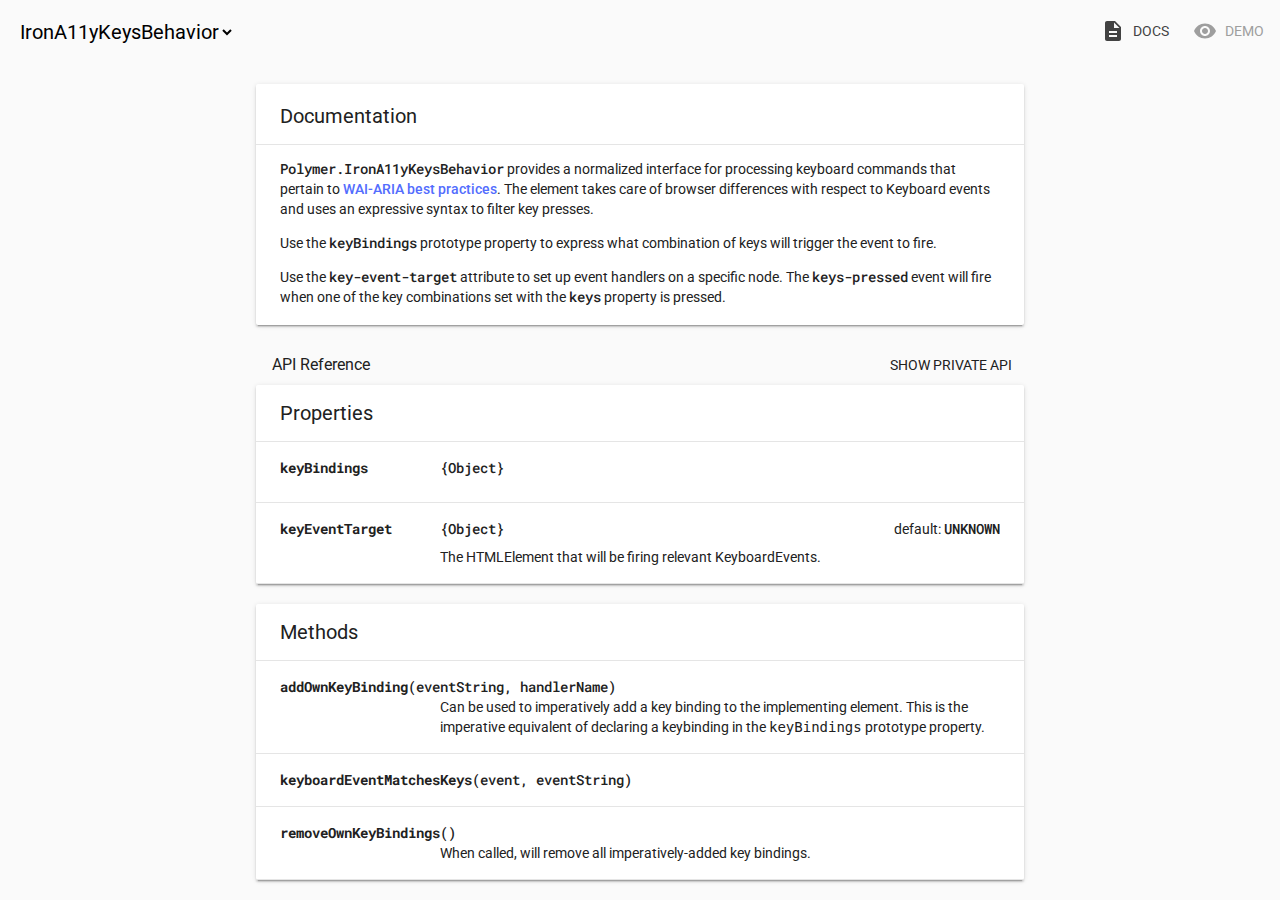
<file: components/iron-a11y-keys-behavior/index.html>
<!doctype html>
<!--
@license
Copyright (c) 2015 The Polymer Project Authors. All rights reserved.
This code may only be used under the BSD style license found at http://polymer.github.io/LICENSE
The complete set of authors may be found at http://polymer.github.io/AUTHORS
The complete set of contributors may be found at http://polymer.github.io/CONTRIBUTORS
Code distributed by Google as part of the polymer project is also
subject to an additional IP rights grant found at http://polymer.github.io/PATENTS
-->
<html>
<head>

  <title>iron-a11y-keys-behavior</title>
  <script src="../webcomponentsjs/webcomponents-lite.js"></script>
  <link rel="import" href="../iron-component-page/iron-component-page.html">

</head>
<body>

  <iron-component-page></iron-component-page>

</body>
</html>
</file>
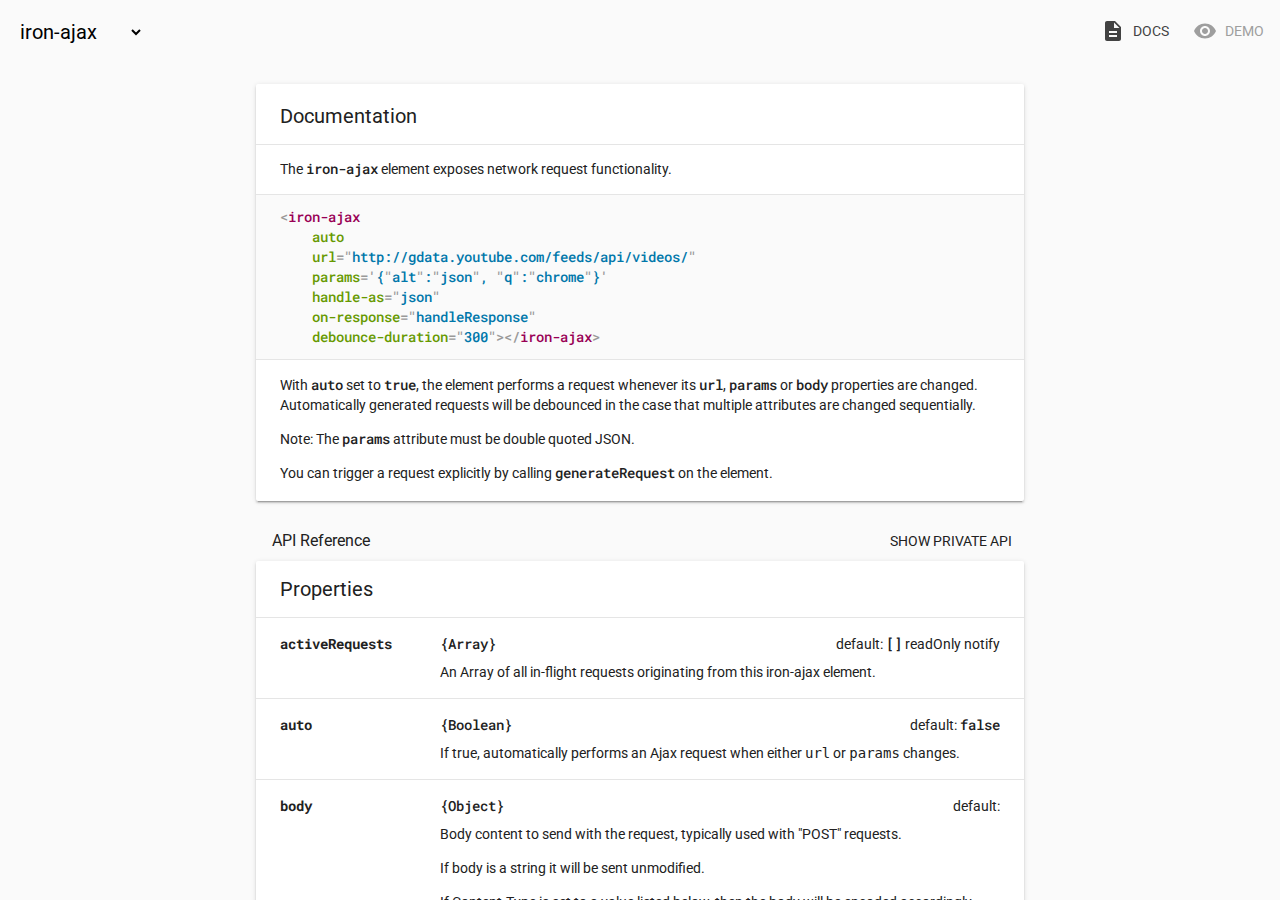
<file: components/iron-ajax/index.html>
<!doctype html>
<!--
Copyright (c) 2015 The Polymer Project Authors. All rights reserved.
This code may only be used under the BSD style license found at http://polymer.github.io/LICENSE
The complete set of authors may be found at http://polymer.github.io/AUTHORS
The complete set of contributors may be found at http://polymer.github.io/CONTRIBUTORS
Code distributed by Google as part of the polymer project is also
subject to an additional IP rights grant found at http://polymer.github.io/PATENTS
-->
<html>
<head>

  <title>iron-ajax</title>
  <meta charset="utf-8">
  <meta name="viewport" content="width=device-width, initial-scale=1.0">

  <script src="../webcomponentsjs/webcomponents-lite.js"></script>
  <link rel="import" href="../iron-component-page/iron-component-page.html">

</head>
<body>

  <iron-component-page></iron-component-page>

</body>
</html>
</file>
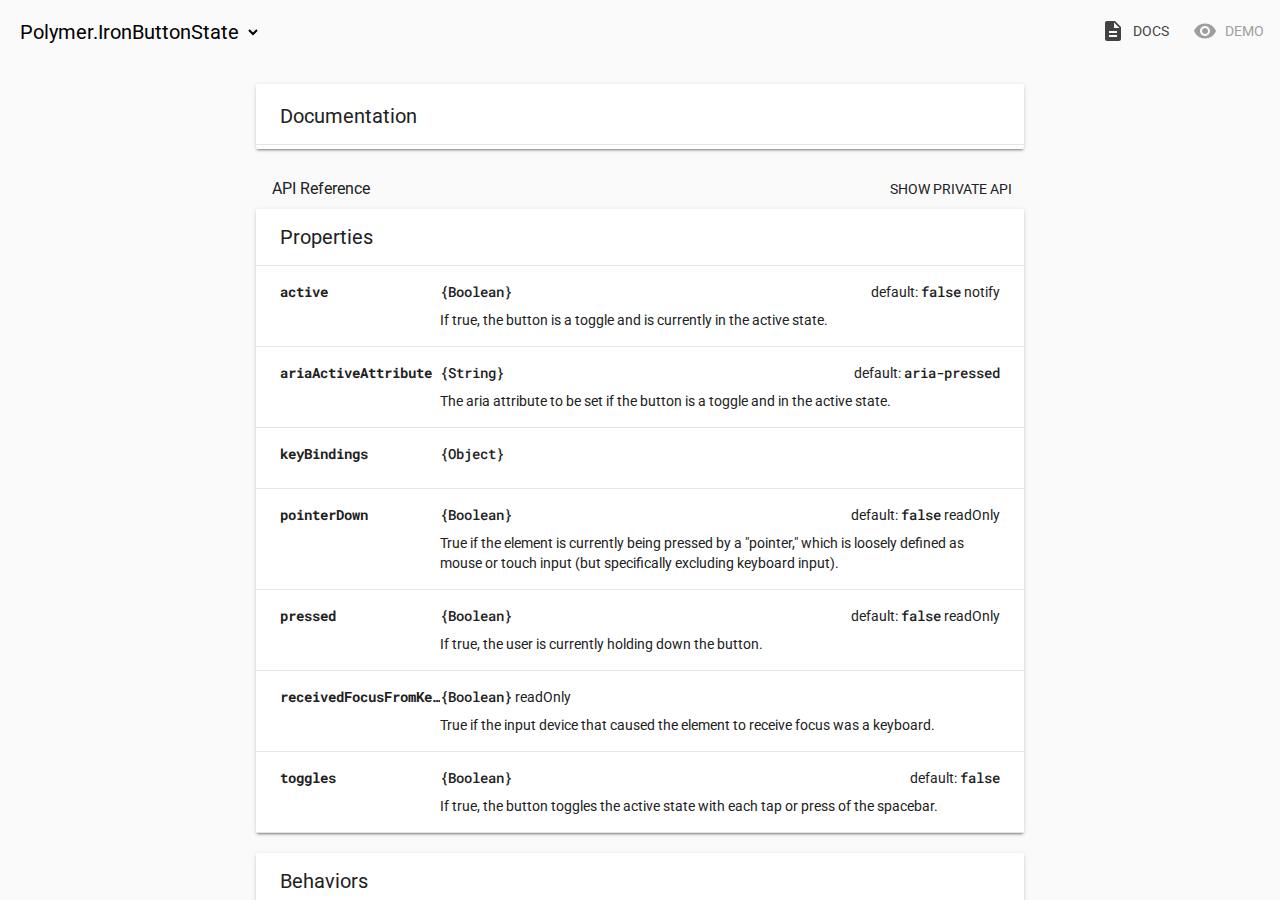
<file: components/iron-behaviors/index.html>
<!doctype html>
<!--
@license
Copyright (c) 2015 The Polymer Project Authors. All rights reserved.
This code may only be used under the BSD style license found at http://polymer.github.io/LICENSE.txt
The complete set of authors may be found at http://polymer.github.io/AUTHORS.txt
The complete set of contributors may be found at http://polymer.github.io/CONTRIBUTORS.txt
Code distributed by Google as part of the polymer project is also
subject to an additional IP rights grant found at http://polymer.github.io/PATENTS.txt
-->
<html>
<head>

  <title>Iron Behaviors</title>
  <meta charset="utf-8">
  <meta name="viewport" content="width=device-width, initial-scale=1.0">

  <script src="../webcomponentsjs/webcomponents-lite.js"></script>
  <link rel="import" href="../iron-component-page/iron-component-page.html">

</head>
<body>

  <iron-component-page src="iron-button-state.html"></iron-component-page>

</body>
</html>
</file>
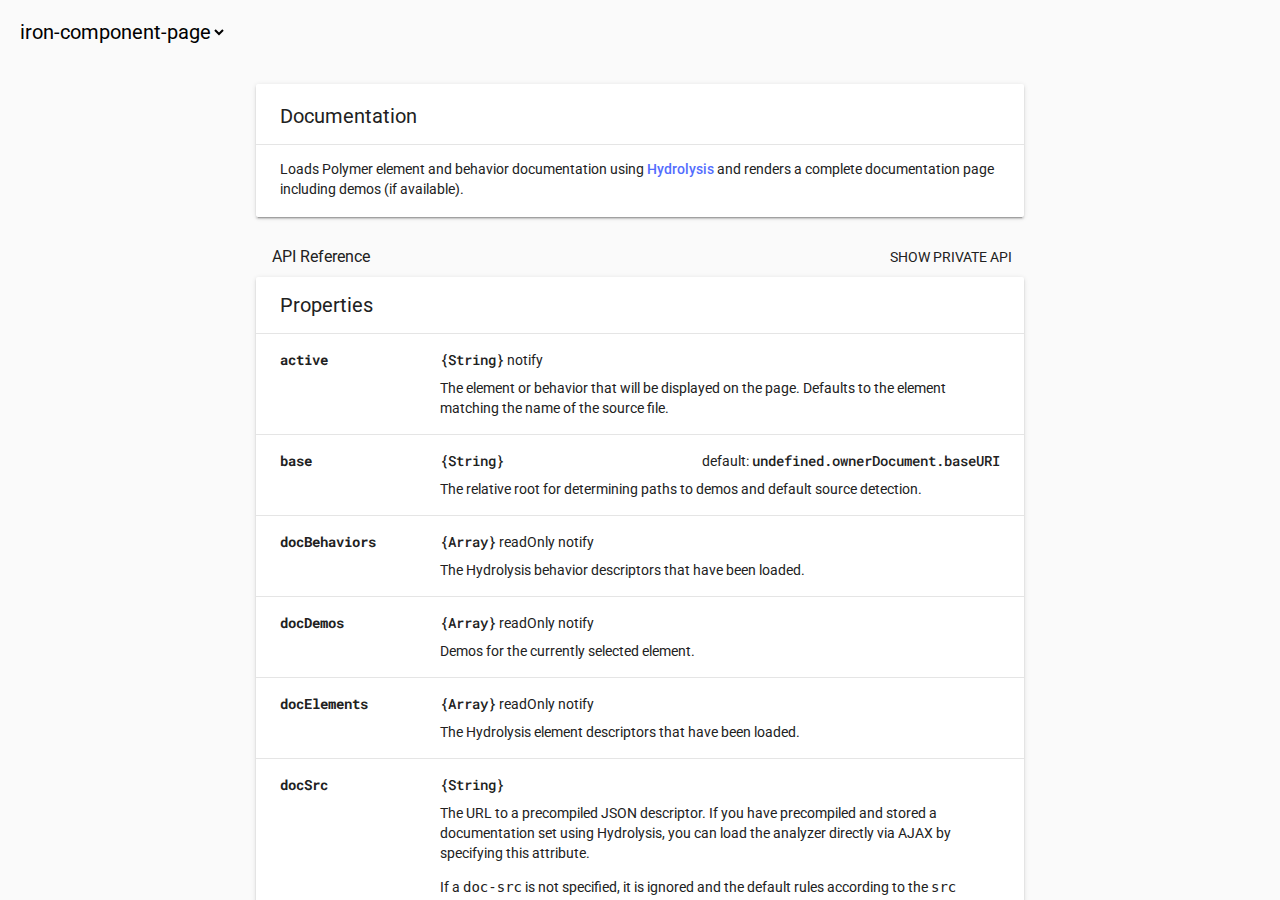
<file: components/iron-component-page/index.html>
<!doctype html>
<!--
@license
Copyright (c) 2015 The Polymer Project Authors. All rights reserved.
This code may only be used under the BSD style license found at http://polymer.github.io/LICENSE
The complete set of authors may be found at http://polymer.github.io/AUTHORS
The complete set of contributors may be found at http://polymer.github.io/CONTRIBUTORS
Code distributed by Google as part of the polymer project is also
subject to an additional IP rights grant found at http://polymer.github.io/PATENTS
-->
<html>
<head>

  <meta charset="utf-8">
  <meta name="viewport" content="width=device-width, initial-scale=1.0">

  <script src="../webcomponentsjs/webcomponents-lite.js"></script>
  <link rel="import" href="../iron-component-page/iron-component-page.html">
</head>
<body>

  <iron-component-page></iron-component-page>

</body>
</html>
</file>
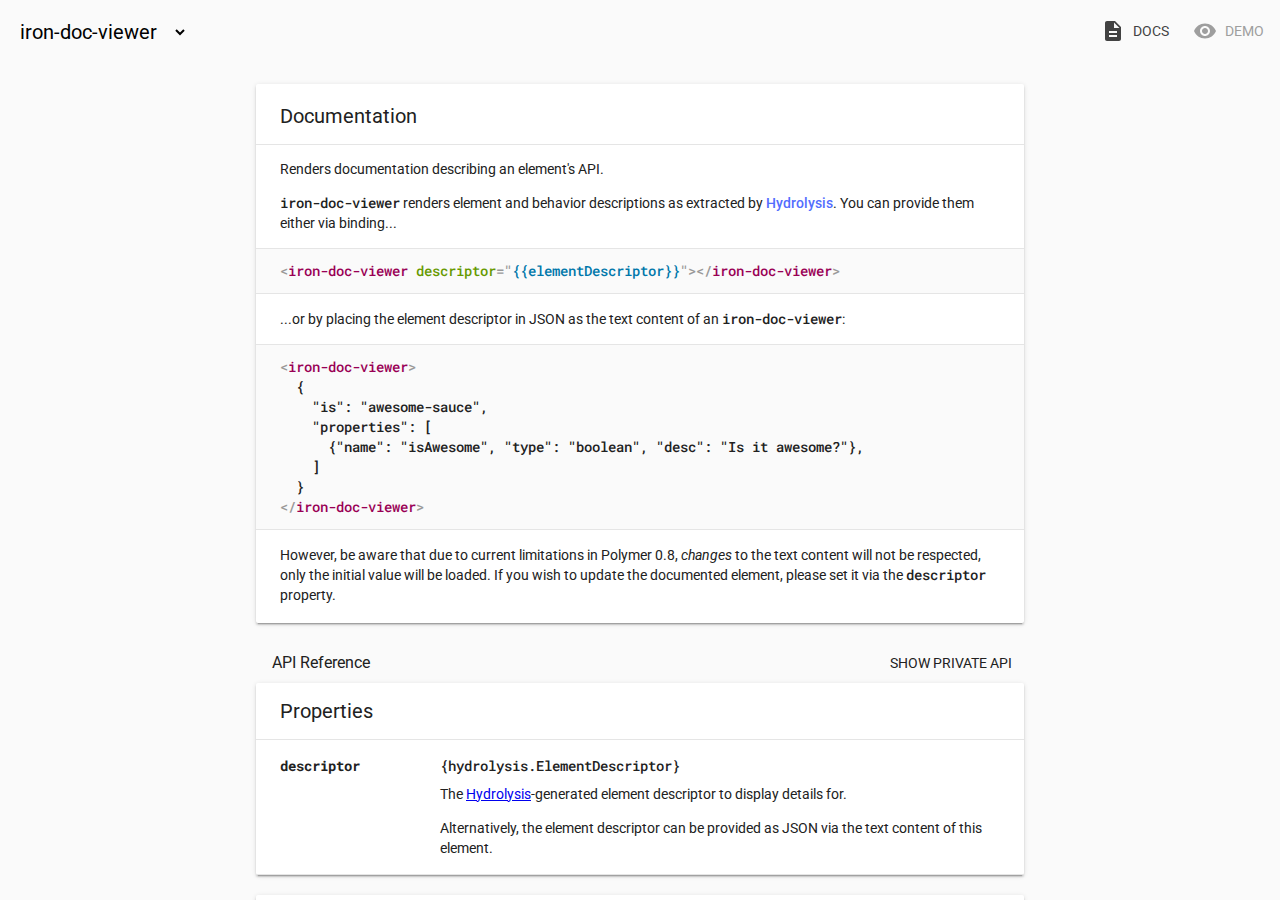
<file: components/iron-doc-viewer/index.html>
<!doctype html>
<!--
Copyright (c) 2014 The Polymer Project Authors. All rights reserved.
This code may only be used under the BSD style license found at http://polymer.github.io/LICENSE
The complete set of authors may be found at http://polymer.github.io/AUTHORS
The complete set of contributors may be found at http://polymer.github.io/CONTRIBUTORS
Code distributed by Google as part of the polymer project is also
subject to an additional IP rights grant found at http://polymer.github.io/PATENTS
-->
<html>
<head>

  <meta charset="utf-8">
  <meta name="viewport" content="width=device-width, initial-scale=1.0">

  <script src="../webcomponentsjs/webcomponents-lite.js"></script>
  <link rel="import" href="../iron-component-page/iron-component-page.html">

</head>
<body>

  <iron-component-page></iron-component-page>

</body>
</html>
</file>
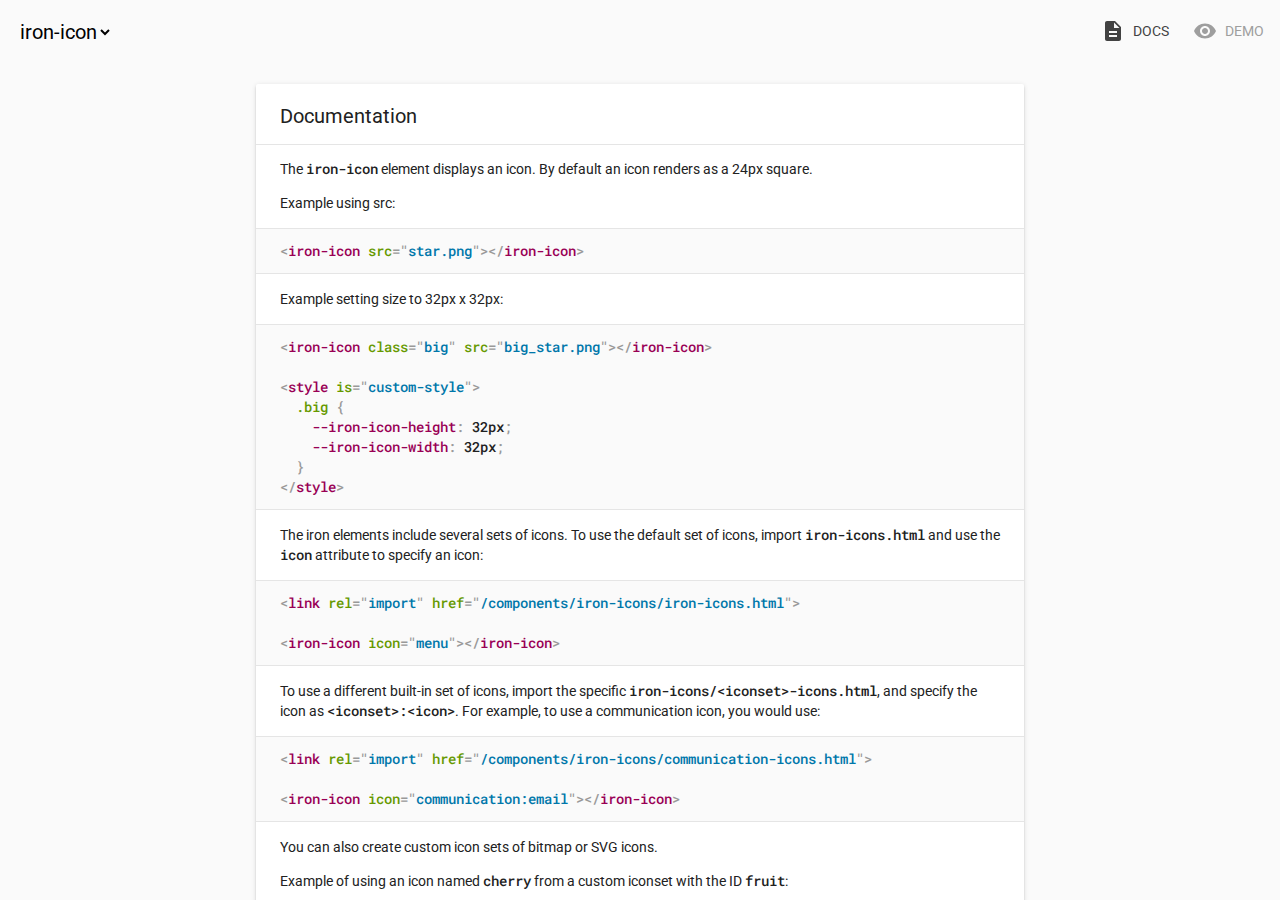
<file: components/iron-icon/index.html>
<!doctype html>
<!--
@license
Copyright (c) 2015 The Polymer Project Authors. All rights reserved.
This code may only be used under the BSD style license found at http://polymer.github.io/LICENSE
The complete set of authors may be found at http://polymer.github.io/AUTHORS
The complete set of contributors may be found at http://polymer.github.io/CONTRIBUTORS
Code distributed by Google as part of the polymer project is also
subject to an additional IP rights grant found at http://polymer.github.io/PATENTS
-->
<html>
<head>

  <meta charset="utf-8">
  <meta name="viewport" content="width=device-width, initial-scale=1.0">

  <script src="../webcomponentsjs/webcomponents-lite.js"></script>
  <link rel="import" href="../iron-component-page/iron-component-page.html">

</head>
<body>

  <iron-component-page></iron-component-page>

</body>
</html>
</file>
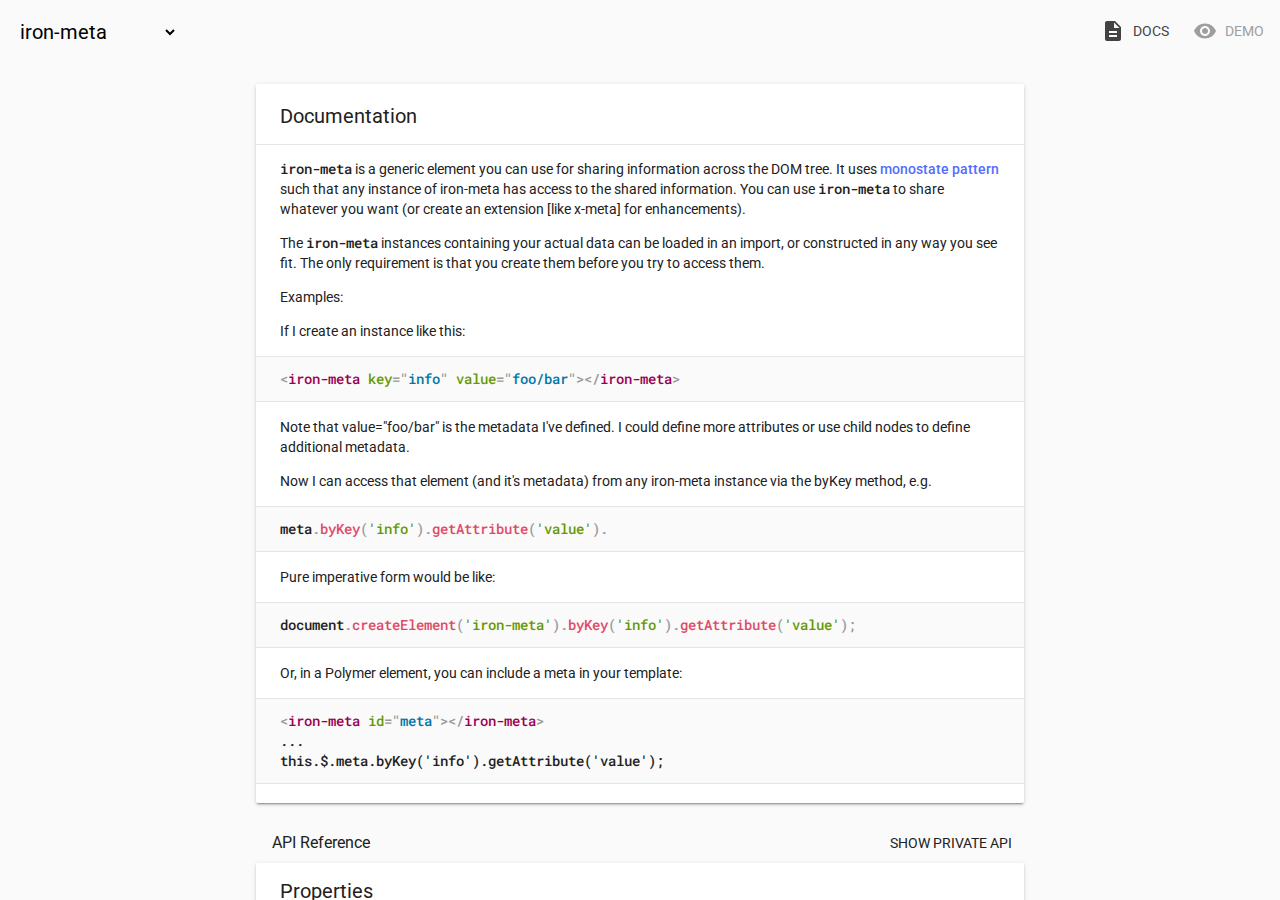
<file: components/iron-meta/index.html>
<!doctype html>
<!--
@license
Copyright (c) 2015 The Polymer Project Authors. All rights reserved.
This code may only be used under the BSD style license found at http://polymer.github.io/LICENSE
The complete set of authors may be found at http://polymer.github.io/AUTHORS
The complete set of contributors may be found at http://polymer.github.io/CONTRIBUTORS
Code distributed by Google as part of the polymer project is also
subject to an additional IP rights grant found at http://polymer.github.io/PATENTS
-->
<html>
<head>

  <meta charset="utf-8">
  <meta name="viewport" content="width=device-width, initial-scale=1.0">
  <title>iron-meta</title>

  <script src="../webcomponentsjs/webcomponents-lite.js"></script>
  <link rel="import" href="../iron-component-page/iron-component-page.html">

</head>
<body>

  <iron-component-page></iron-component-page>

</body>
</html>
</file>
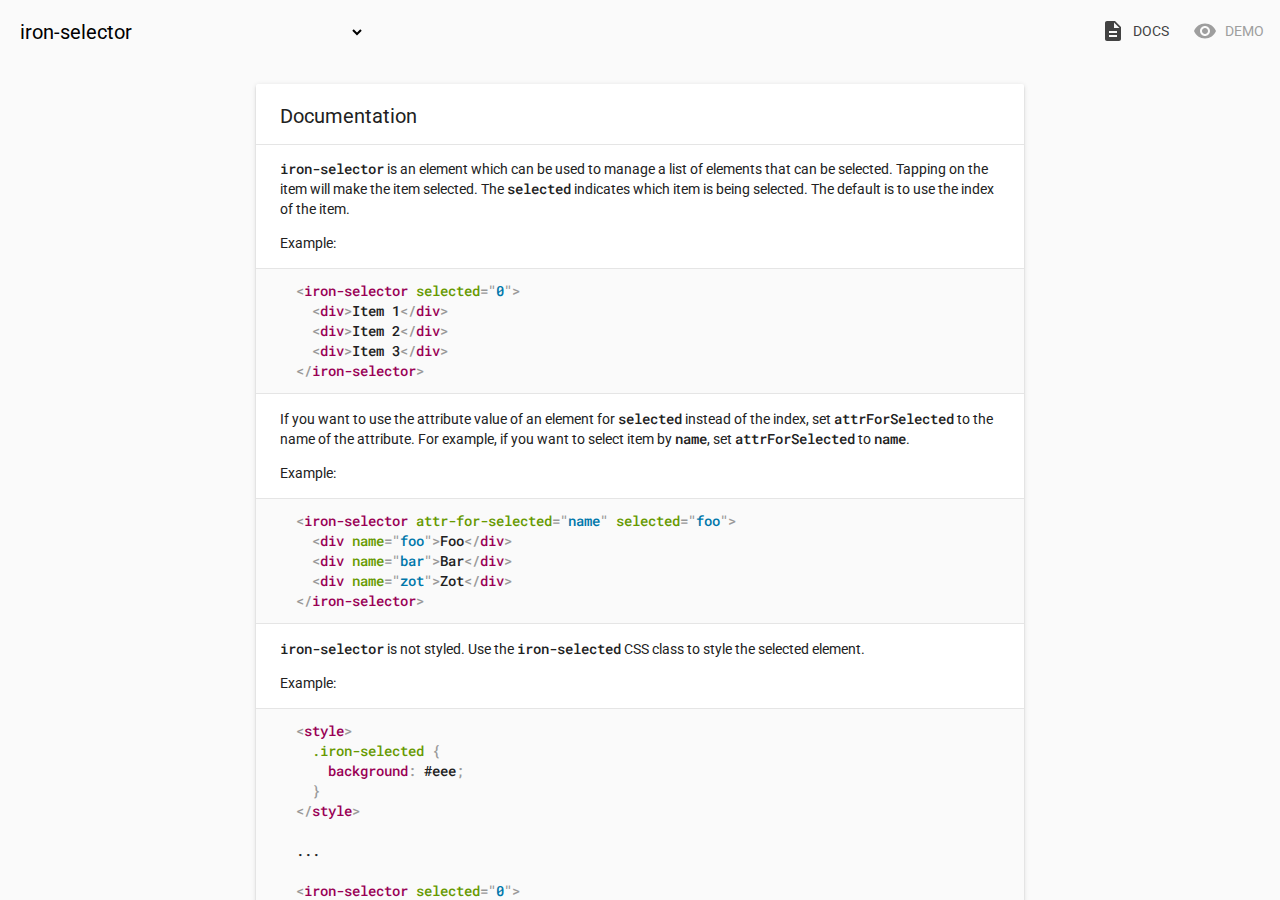
<file: components/iron-selector/index.html>
<!doctype html>
<!--
@license
Copyright (c) 2015 The Polymer Project Authors. All rights reserved.
This code may only be used under the BSD style license found at http://polymer.github.io/LICENSE.txt
The complete set of authors may be found at http://polymer.github.io/AUTHORS.txt
The complete set of contributors may be found at http://polymer.github.io/CONTRIBUTORS.txt
Code distributed by Google as part of the polymer project is also
subject to an additional IP rights grant found at http://polymer.github.io/PATENTS.txt
-->

<html>
<head>

  <title>iron-selector</title>
  <meta charset="utf-8">
  <meta name="viewport" content="width=device-width, initial-scale=1.0">

  <script src="../webcomponentsjs/webcomponents-lite.js"></script>
  <link rel="import" href="../iron-component-page/iron-component-page.html">

</head>
<body>

  <iron-component-page></iron-component-page>

</body>
</html>
</file>
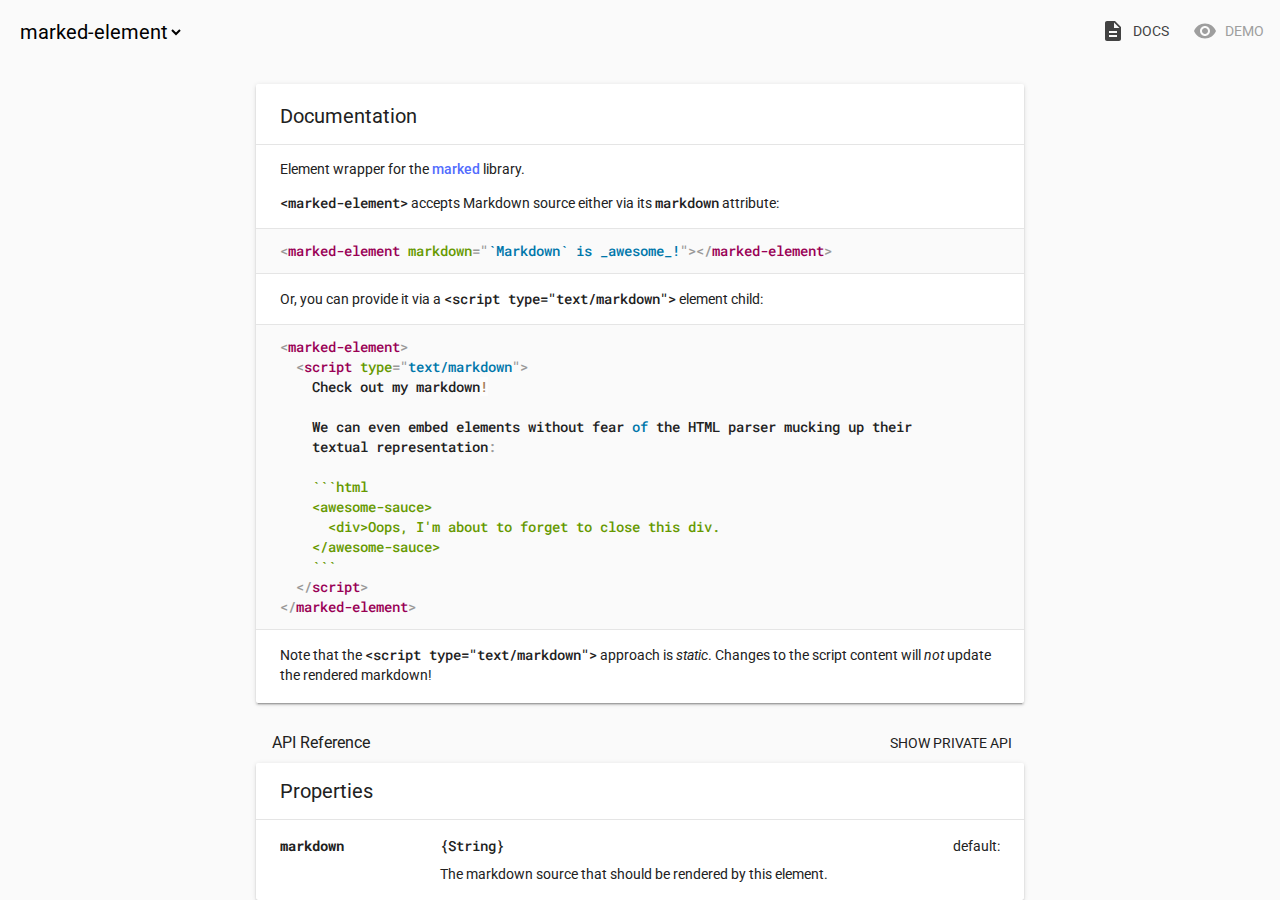
<file: components/marked-element/index.html>
<!doctype html>
<!--
@license
Copyright (c) 2015 The Polymer Project Authors. All rights reserved.
This code may only be used under the BSD style license found at http://polymer.github.io/LICENSE.txt
The complete set of authors may be found at http://polymer.github.io/AUTHORS.txt
The complete set of contributors may be found at http://polymer.github.io/CONTRIBUTORS.txt
Code distributed by Google as part of the polymer project is also
subject to an additional IP rights grant found at http://polymer.github.io/PATENTS.txt
-->
<html>
<head>

  <meta charset="utf-8">
  <meta name="viewport" content="width=device-width, initial-scale=1.0">

  <script src="../webcomponentsjs/webcomponents-lite.js"></script>
  <link rel="import" href="../iron-component-page/iron-component-page.html">

</head>
<body>

  <iron-component-page></iron-component-page>

</body>
</html>
</file>
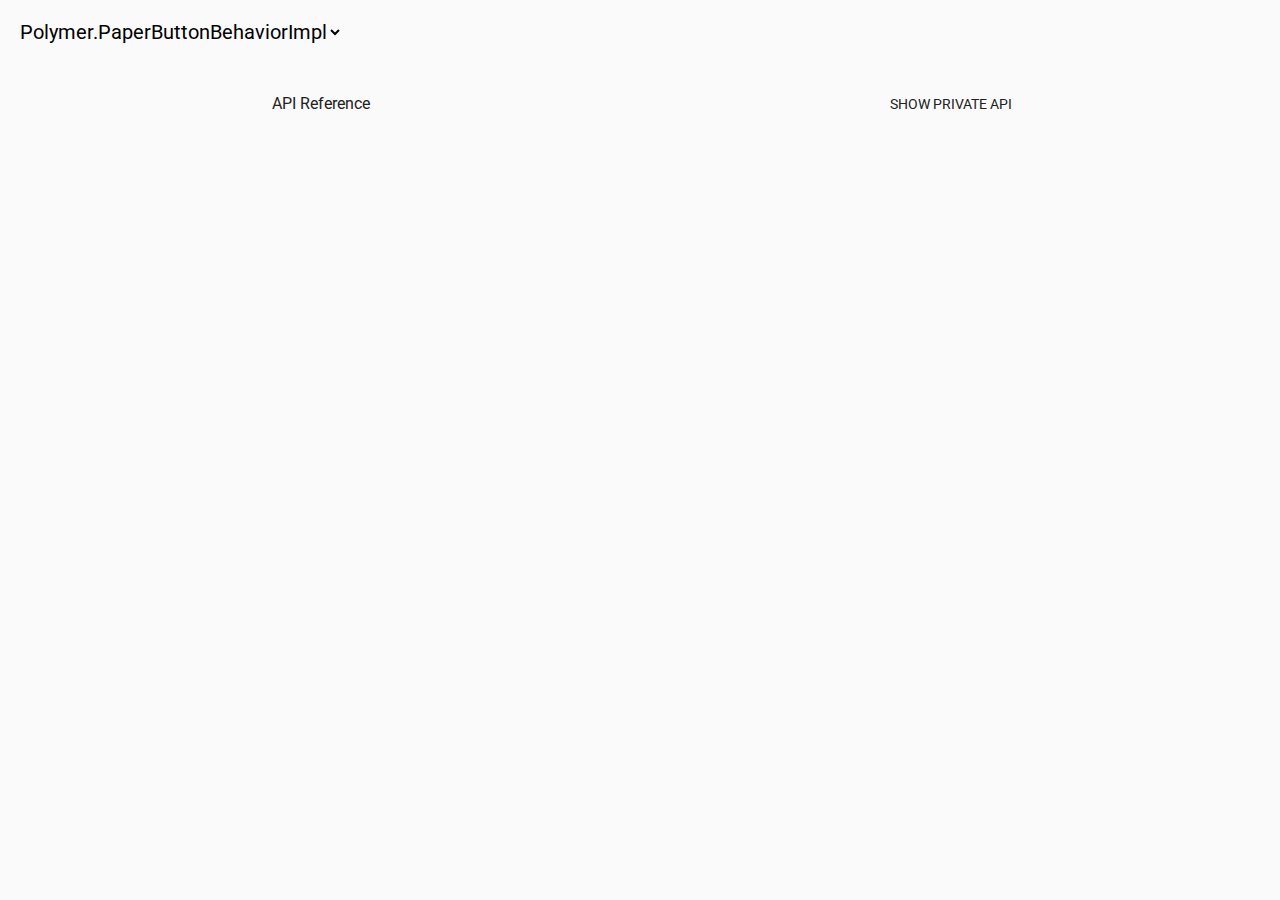
<file: components/paper-behaviors/index.html>
<!doctype html>
<!--
@license
Copyright (c) 2015 The Polymer Project Authors. All rights reserved.
This code may only be used under the BSD style license found at http://polymer.github.io/LICENSE
The complete set of authors may be found at http://polymer.github.io/AUTHORS
The complete set of contributors may be found at http://polymer.github.io/CONTRIBUTORS
Code distributed by Google as part of the polymer project is also
subject to an additional IP rights grant found at http://polymer.github.io/PATENTS
-->
<html>
<head>

  <meta charset="utf-8">
  <meta name="viewport" content="width=device-width, initial-scale=1.0">

  <script src="../webcomponentsjs/webcomponents-lite.js"></script>
  <link rel="import" href="../iron-component-page/iron-component-page.html">

</head>
<body>

  <iron-component-page src="paper-button-behavior.html"></iron-component-page>

</body>
</html>
</file>
